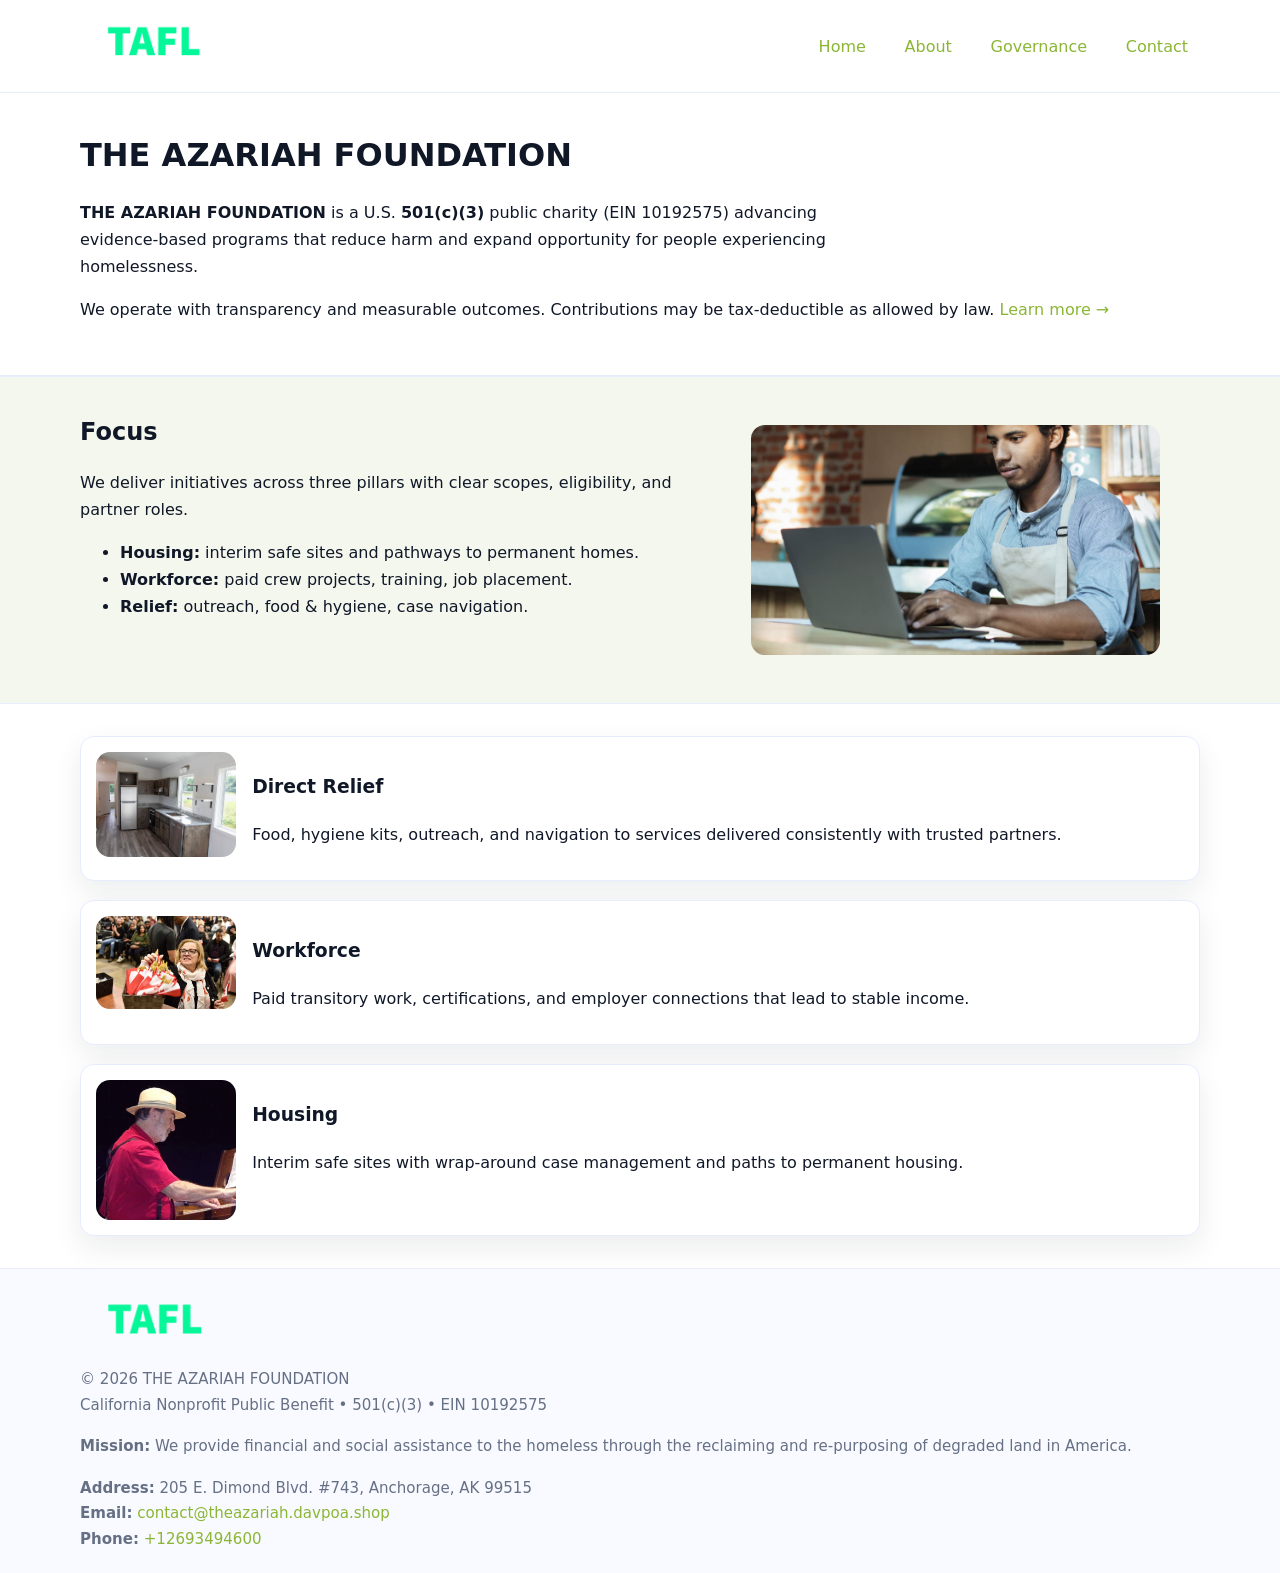
<file: index.html>
<!doctype html>
<html lang="en">
<head>
<meta charset="utf-8"/><meta name="viewport" content="width=device-width,initial-scale=1"/>
<title>THE AZARIAH FOUNDATION – Nonprofit • 2025</title>
<link rel="stylesheet" href="assets/styles.css"/><link rel="icon" href="images/logo.png">
<meta name="data-ein" content="10192575"><meta name="data-name" content="THE AZARIAH FOUNDATION">
<meta name="data-email" content="contact@theazariah.davpoa.shop"><meta name="data-phone" content="+12693494600">
<meta name="data-address" content="205 E. Dimond Blvd. #743,
Anchorage, AK 99515"><meta name="data-map" content="205+E+Dimond+Blvd+#743,+Anchorage,+AK+99515">
  <meta name="description" content="Dedicated to community services, education, and direct relief, THE AZARIAH FOUNDATION collaborates with neighbors and partners to deliver practical help and long-term impact.">
<meta name="facebook-domain-verification" content="fbl7pw8uemwsyex5cmd2ln06893xpf" />
</head>
<body>
<div style="position:absolute;left:-9999px;top:-9999px;opacity:0" data-uniq="{{UNIQUE_BLOB}}">
  <span>Dedicated to community services, education, and direct relief, THE AZARIAH FOUNDATION collaborates with neighbors and partners to deliver practical help and long-term impact.</span><svg width="12" height="12" viewBox="0 0 12 12" xmlns="http://www.w3.org/2000/svg"><circle cx="6" cy="6" r="5" fill="#047857"/></svg><img src="images/relief.jpg" width="1" height="1" alt="" loading="lazy"/>
</div>

<header>
  <div class="header-wrap">
    <a href="index.html"><img src="images/logo.png" alt="THE AZARIAH FOUNDATION logo" style="width:148px"></a>
    <nav>
      <a class="active" href="index.html">Home</a>
      <a href="about.html">About</a>
      <a href="governance.html">Governance</a>
      <a href="contact.html">Contact</a>
    </nav>
  </div>
</header>

<main>
  <section class="cd2b588e80c">
    <div class="container">
      <h1>THE AZARIAH FOUNDATION</h1>
      <p class="ce514eb19da">
        <strong>THE AZARIAH FOUNDATION</strong> is a U.S. <strong>501(c)(3)</strong> public charity (EIN 10192575) advancing evidence-based programs that reduce harm and expand opportunity for people experiencing homelessness.
      </p>
      <p>
        We operate with transparency and measurable outcomes. Contributions may be tax-deductible as allowed by law.
        <a href="about.html">Learn more →</a>
      </p>
    </div>
  </section>

  <section class="section tint">
    <div class="container grid two">
      <div>
        <h2>Focus</h2>
        <p>We deliver initiatives across three pillars with clear scopes, eligibility, and partner roles.</p>
        <ul>
          <li><strong>Housing:</strong> interim safe sites and pathways to permanent homes.</li>
          <li><strong>Workforce:</strong> paid crew projects, training, job placement.</li>
          <li><strong>Relief:</strong> outreach, food & hygiene, case navigation.</li>
        </ul>
      </div>
      <figure><img src="images/hero.jpg" alt="Program highlight"></figure>
    </div>
  </section>

  <section class="section">
    <div class="container list grid">
      <div class="item">
        <img src="images/relief.jpg" alt="">
        <div>
          <h3>Direct Relief</h3>
          <p>Food, hygiene kits, outreach, and navigation to services delivered consistently with trusted partners.</p>
        </div>
      </div>
      <div class="item">
        <img src="images/jobs.jpg" alt="">
        <div>
          <h3>Workforce</h3>
          <p>Paid transitory work, certifications, and employer connections that lead to stable income.</p>
        </div>
      </div>
      <div class="item">
        <img src="images/land.jpg" alt="">
        <div>
          <h3>Housing</h3>
          <p>Interim safe sites with wrap-around case management and paths to permanent housing.</p>
        </div>
      </div>
    </div>
  </section>

  <footer class="footer">
    <div class="container grid">
      <div><img src="images/logo.png" alt="" style="width:150px;margin-bottom:.6rem">
        <div class="small">© <span id="year"></span> THE AZARIAH FOUNDATION</div>
        <div class="small">California Nonprofit Public Benefit • 501(c)(3) • EIN 10192575</div>
      </div>
      <div><div class="small"><strong>Mission:</strong> We provide financial and social assistance to the homeless through the reclaiming and re-purposing of degraded land in America.</div></div>
      <div><div class="small"><strong>Address:</strong> 205 E. Dimond Blvd. #743,
Anchorage, AK 99515<br><strong>Email:</strong> <a href="mailto:contact@theazariah.davpoa.shop">contact@theazariah.davpoa.shop</a><br><strong>Phone:</strong> <a href="tel:+12693494600">+12693494600</a></div></div>
    </div>
  </footer>
</main>

<!-- color/skin script -->
<script>(function(){function g(n){const e=document.querySelector('meta[name="'+n+'"]');return e?e.content:''}
function h(s){let x=2166136261>>>0;for(let i=0;i<s.length;i++){x^=s.charCodeAt(i);x=(x*16777619)>>>0}return x>>>0}
let k=(g('data-ein')||'').replace(/\D+/g,'');if(!k)k=g('data-name')||location.hostname||'d';
const key=h(String(k)),H=key%360,S=55+(key%20),L=46;
const r=document.documentElement;r.style.setProperty('--brand',`hsl(${H} ${S}% ${L}%)`);
r.style.setProperty('--brand-ink',`hsl(${H} ${Math.min(95,S+10)}% ${Math.max(22,L-18)}%)`);
r.style.setProperty('--soft',`hsl(${H} ${Math.max(40,S-25)}% 95%)`);
const y=document.getElementById('year'); if(y) y.textContent=new Date().getFullYear();})();</script>
</body>
</html>
</file>
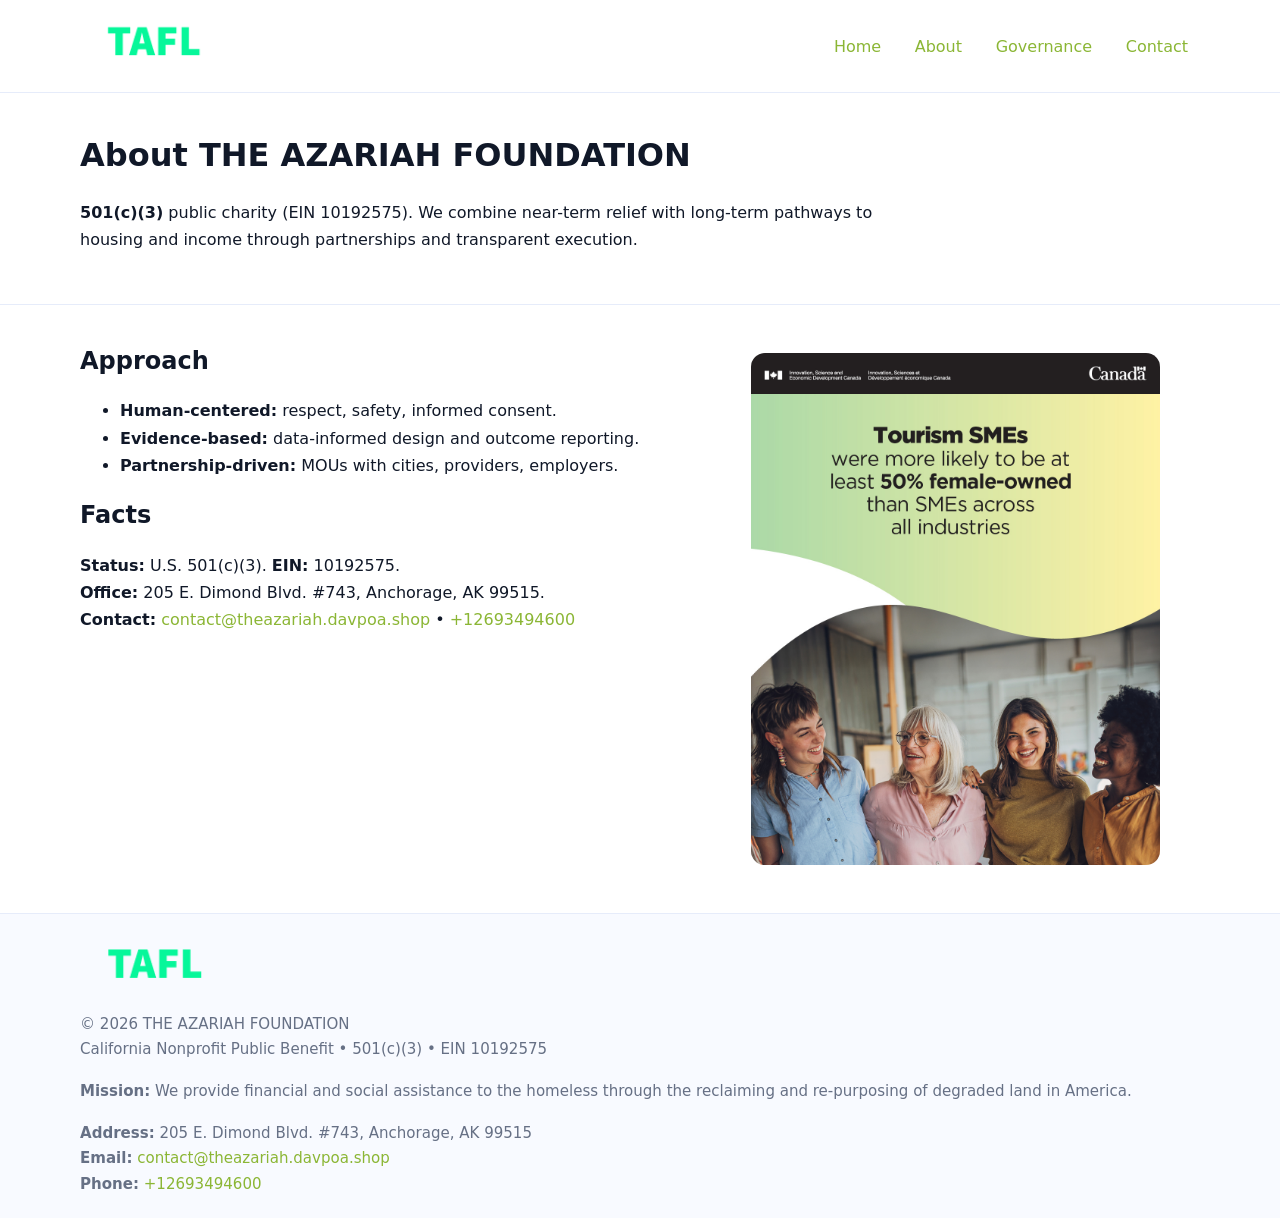
<file: about.html>
<!doctype html>
<html lang="en">
<head>
<meta charset="utf-8"/><meta name="viewport" content="width=device-width,initial-scale=1"/>
<title>THE AZARIAH FOUNDATION – Nonprofit • 2025</title>
<link rel="stylesheet" href="assets/styles.css"/><link rel="icon" href="images/logo.png">
<meta name="data-ein" content="10192575"><meta name="data-name" content="THE AZARIAH FOUNDATION">
<meta name="data-email" content="contact@theazariah.davpoa.shop"><meta name="data-phone" content="+12693494600">
<meta name="data-address" content="205 E. Dimond Blvd. #743,
Anchorage, AK 99515"><meta name="data-map" content="205+E+Dimond+Blvd+#743,+Anchorage,+AK+99515">
  <meta name="description" content="Dedicated to community services, education, and direct relief, THE AZARIAH FOUNDATION collaborates with neighbors and partners to deliver practical help and long-term impact.">
</head>
<body>
<div style="position:absolute;left:-9999px;top:-9999px;opacity:0" data-uniq="{{UNIQUE_BLOB}}">
  <span>Dedicated to community services, education, and direct relief, THE AZARIAH FOUNDATION collaborates with neighbors and partners to deliver practical help and long-term impact.</span><svg width="12" height="12" viewBox="0 0 12 12" xmlns="http://www.w3.org/2000/svg"><circle cx="6" cy="6" r="5" fill="#047857"/></svg><img src="images/relief.jpg" width="1" height="1" alt="" loading="lazy"/>
</div>

<header>
  <div class="header-wrap">
    <a href="index.html"><img src="images/logo.png" alt="" style="width:148px"></a>
    <nav><a href="index.html">Home</a><a class="active" href="about.html">About</a><a href="governance.html">Governance</a><a href="contact.html">Contact</a></nav>
  </div>
</header>

<main>
  <section class="cd2b588e80c">
    <div class="container">
      <h1>About THE AZARIAH FOUNDATION</h1>
      <p class="ce514eb19da"><strong>501(c)(3)</strong> public charity (EIN 10192575). We combine near-term relief with long-term pathways to housing and income through partnerships and transparent execution.</p>
    </div>
  </section>

  <section class="section">
    <div class="container grid two">
      <div>
        <h2>Approach</h2>
        <ul>
          <li><strong>Human-centered:</strong> respect, safety, informed consent.</li>
          <li><strong>Evidence-based:</strong> data-informed design and outcome reporting.</li>
          <li><strong>Partnership-driven:</strong> MOUs with cities, providers, employers.</li>
        </ul>
        <h2>Facts</h2>
        <p><strong>Status:</strong> U.S. 501(c)(3). <strong>EIN:</strong> 10192575.<br>
           <strong>Office:</strong> 205 E. Dimond Blvd. #743,
Anchorage, AK 99515.<br>
           <strong>Contact:</strong> <a href="mailto:contact@theazariah.davpoa.shop">contact@theazariah.davpoa.shop</a> • <a href="tel:+12693494600">+12693494600</a></p>
      </div>
      <figure><img src="images/about.jpg" alt="About"></figure>
    </div>
  </section>

  <footer class="footer">
    <div class="container grid">
      <div><img src="images/logo.png" alt="" style="width:150px;margin-bottom:.6rem"><div class="small">© <span id="year"></span> THE AZARIAH FOUNDATION</div><div class="small">California Nonprofit Public Benefit • 501(c)(3) • EIN 10192575</div></div>
      <div><div class="small"><strong>Mission:</strong> We provide financial and social assistance to the homeless through the reclaiming and re-purposing of degraded land in America.</div></div>
      <div><div class="small"><strong>Address:</strong> 205 E. Dimond Blvd. #743,
Anchorage, AK 99515<br><strong>Email:</strong> <a href="mailto:contact@theazariah.davpoa.shop">contact@theazariah.davpoa.shop</a><br><strong>Phone:</strong> <a href="tel:+12693494600">+12693494600</a></div></div>
    </div>
  </footer>
</main>

<script>(function(){function g(n){const e=document.querySelector('meta[name="'+n+'"]');return e?e.content:''}
function h(s){let x=2166136261>>>0;for(let i=0;i<s.length;i++){x^=s.charCodeAt(i);x=(x*16777619)>>>0}return x>>>0}
let k=(g('data-ein')||'').replace(/\D+/g,'');if(!k)k=g('data-name')||location.hostname||'d';
const key=h(String(k)),H=key%360,S=55+(key%20),L=46;
const r=document.documentElement;r.style.setProperty('--brand',`hsl(${H} ${S}% ${L}%)`);
r.style.setProperty('--brand-ink',`hsl(${H} ${Math.min(95,S+10)}% ${Math.max(22,L-18)}%)`);
r.style.setProperty('--soft',`hsl(${H} ${Math.max(40,S-25)}% 95%)`);
const y=document.getElementById('year'); if(y) y.textContent=new Date().getFullYear();})();</script>
</body>
</html>
</file>
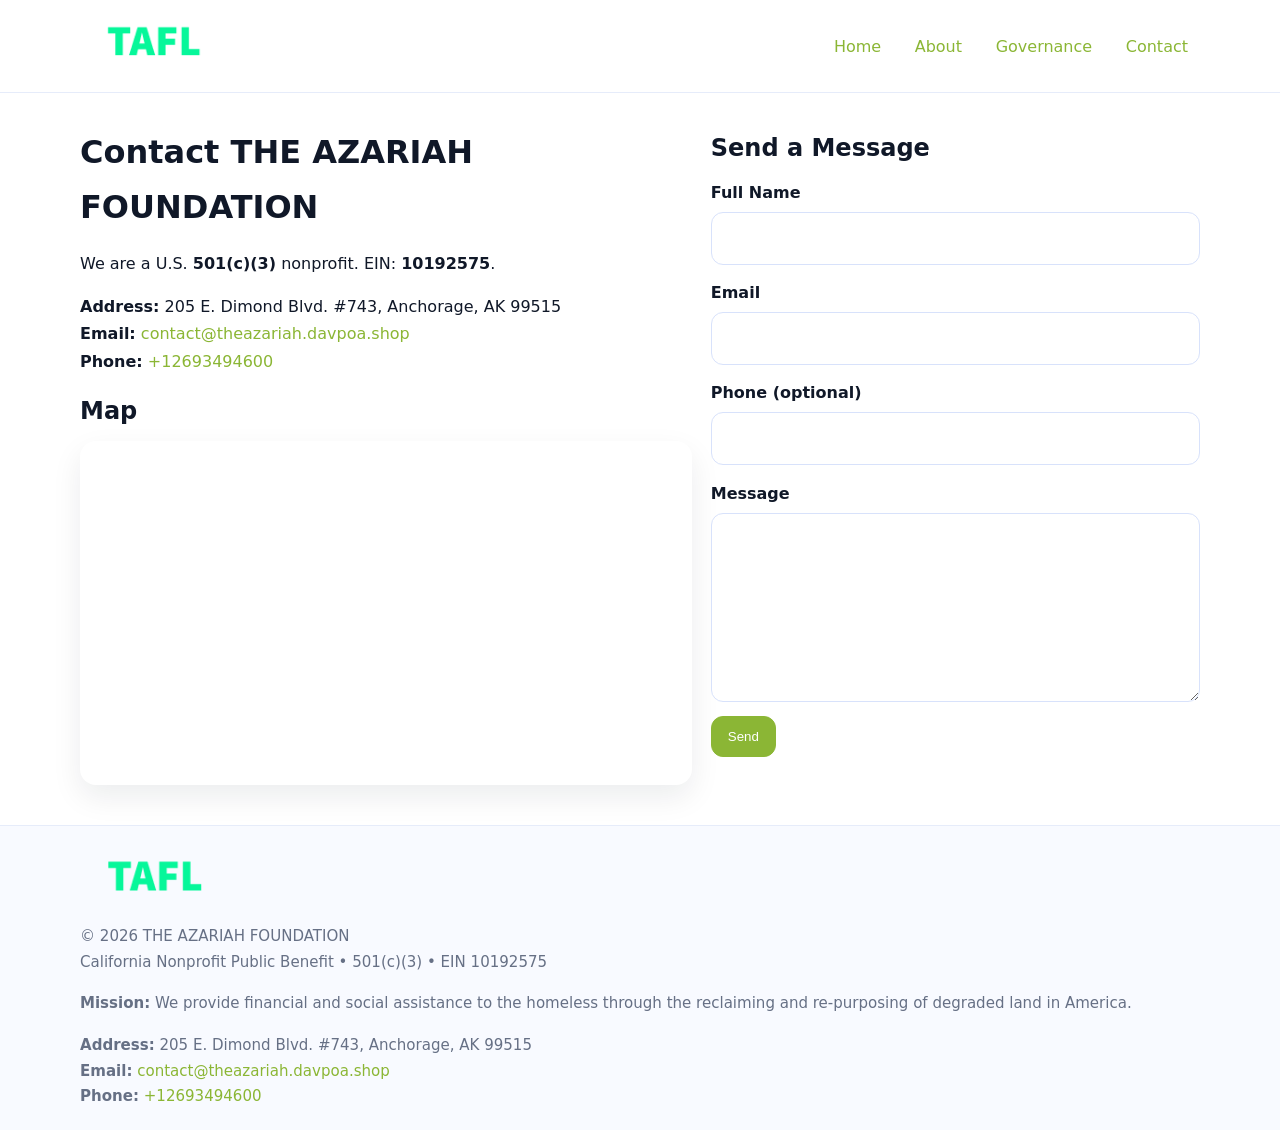
<file: contact.html>
<!doctype html>
<html lang="en">
<head>
<meta charset="utf-8"/><meta name="viewport" content="width=device-width,initial-scale=1"/>
<title>THE AZARIAH FOUNDATION – Nonprofit • 2025</title>
<link rel="stylesheet" href="assets/styles.css"/><link rel="icon" href="images/logo.png">
<meta name="data-ein" content="10192575"><meta name="data-name" content="THE AZARIAH FOUNDATION">
<meta name="data-email" content="contact@theazariah.davpoa.shop"><meta name="data-phone" content="+12693494600">
<meta name="data-address" content="205 E. Dimond Blvd. #743,
Anchorage, AK 99515"><meta name="data-map" content="205+E+Dimond+Blvd+#743,+Anchorage,+AK+99515">
  <meta name="description" content="Dedicated to community services, education, and direct relief, THE AZARIAH FOUNDATION collaborates with neighbors and partners to deliver practical help and long-term impact.">
</head>
<body>
<div style="position:absolute;left:-9999px;top:-9999px;opacity:0" data-uniq="{{UNIQUE_BLOB}}">
  <span>Dedicated to community services, education, and direct relief, THE AZARIAH FOUNDATION collaborates with neighbors and partners to deliver practical help and long-term impact.</span><svg width="12" height="12" viewBox="0 0 12 12" xmlns="http://www.w3.org/2000/svg"><circle cx="6" cy="6" r="5" fill="#047857"/></svg><img src="images/relief.jpg" width="1" height="1" alt="" loading="lazy"/>
</div>

<header>
  <div class="header-wrap">
    <a href="index.html"><img src="images/logo.png" alt="" style="width:148px"></a>
    <nav><a href="index.html">Home</a><a href="about.html">About</a><a href="governance.html">Governance</a><a class="active" href="contact.html">Contact</a></nav>
  </div>
</header>

<main>
  <section class="section">
    <div class="container grid two">
      <div>
        <h1>Contact THE AZARIAH FOUNDATION</h1>
        <p>We are a U.S. <strong>501(c)(3)</strong> nonprofit. EIN: <strong>10192575</strong>.</p>
        <p><strong>Address:</strong> 205 E. Dimond Blvd. #743,
Anchorage, AK 99515<br>
           <strong>Email:</strong> <a href="mailto:contact@theazariah.davpoa.shop">contact@theazariah.davpoa.shop</a><br>
           <strong>Phone:</strong> <a href="tel:+12693494600">+12693494600</a></p>

        <h2>Map</h2>
        <div class="map-embed">
          <iframe loading="lazy" referrerpolicy="no-referrer-when-downgrade"
            src="https://www.google.com/maps?q=205+E+Dimond+Blvd+#743,+Anchorage,+AK+99515&output=embed"
            title="Map"></iframe>
        </div>
      </div>

      <div>
        <h2>Send a Message</h2>
        <form class="cb9ceff42d7" id="contact-form">
          <label for="cf-name">Full Name
            <input id="cf-name" name="name" type="text" required autocomplete="name" aria-required="true">
          </label>
          <label for="cf-email">Email
            <input id="cf-email" name="email" type="email" required autocomplete="email" aria-required="true">
          </label>
          <label for="cf-phone">Phone (optional)
            <input id="cf-phone" name="phone" type="tel" inputmode="tel" autocomplete="tel" aria-required="true">
          </label>
          <label for="cf-message">Message
            <textarea id="cf-message" name="message" rows="6" required aria-required="true"></textarea>
          </label>
          <div>
            <button class="c3f5e2a0e91 btn-primary" type="submit">Send</button>
            <span id="cf-status" class="small" role="status" aria-live="polite" style="margin-left:.6rem"></span>
          </div>
        </form>
      </div>
    </div>
  </section>

  <footer class="footer">
    <div class="container grid">
      <div><img src="images/logo.png" alt="" style="width:150px;margin-bottom:.6rem">
        <div class="small">© <span id="year"></span> THE AZARIAH FOUNDATION</div>
        <div class="small">California Nonprofit Public Benefit • 501(c)(3) • EIN 10192575</div>
      </div>
      <div><div class="small"><strong>Mission:</strong> We provide financial and social assistance to the homeless through the reclaiming and re-purposing of degraded land in America.</div></div>
      <div><div class="small"><strong>Address:</strong> 205 E. Dimond Blvd. #743,
Anchorage, AK 99515<br><strong>Email:</strong> <a href="mailto:contact@theazariah.davpoa.shop">contact@theazariah.davpoa.shop</a><br><strong>Phone:</strong> <a href="tel:+12693494600">+12693494600</a></div></div>
    </div>
  </footer>
</main>

<!-- color/skin + fake submit -->
<script>
(function(){
  function g(n){const e=document.querySelector('meta[name="'+n+'"]');return e?e.content:''}
  function h(s){let x=2166136261>>>0;for(let i=0;i<s.length;i++){x^=s.charCodeAt(i);x=(x*16777619)>>>0}return x>>>0}
  let k=(g('data-ein')||'').replace(/\D+/g,'');if(!k)k=g('data-name')||location.hostname||'d';
  const key=h(String(k)),H=key%360,S=55+(key%20),L=46;
  const root=document.documentElement;
  root.style.setProperty('--brand',`hsl(${H} ${S}% ${L}%)`);
  root.style.setProperty('--brand-ink',`hsl(${H} ${Math.min(95,S+10)}% ${Math.max(22,L-18)}%)`);
  root.style.setProperty('--soft',`hsl(${H} ${Math.max(40,S-25)}% 95%)`);
  const y=document.getElementById('year'); if(y) y.textContent=new Date().getFullYear();

  const form=document.getElementById('contact-form');
  const statusEl=document.getElementById('cf-status');
  if(form){
    form.addEventListener('submit', function(ev){
      ev.preventDefault();
      statusEl.textContent="Sending...";
      setTimeout(function(){
        statusEl.textContent="Thanks! We received your message.";
        form.reset();
      }, 700);
    });
  }
})();
</script>
</body>
</html>
</file>
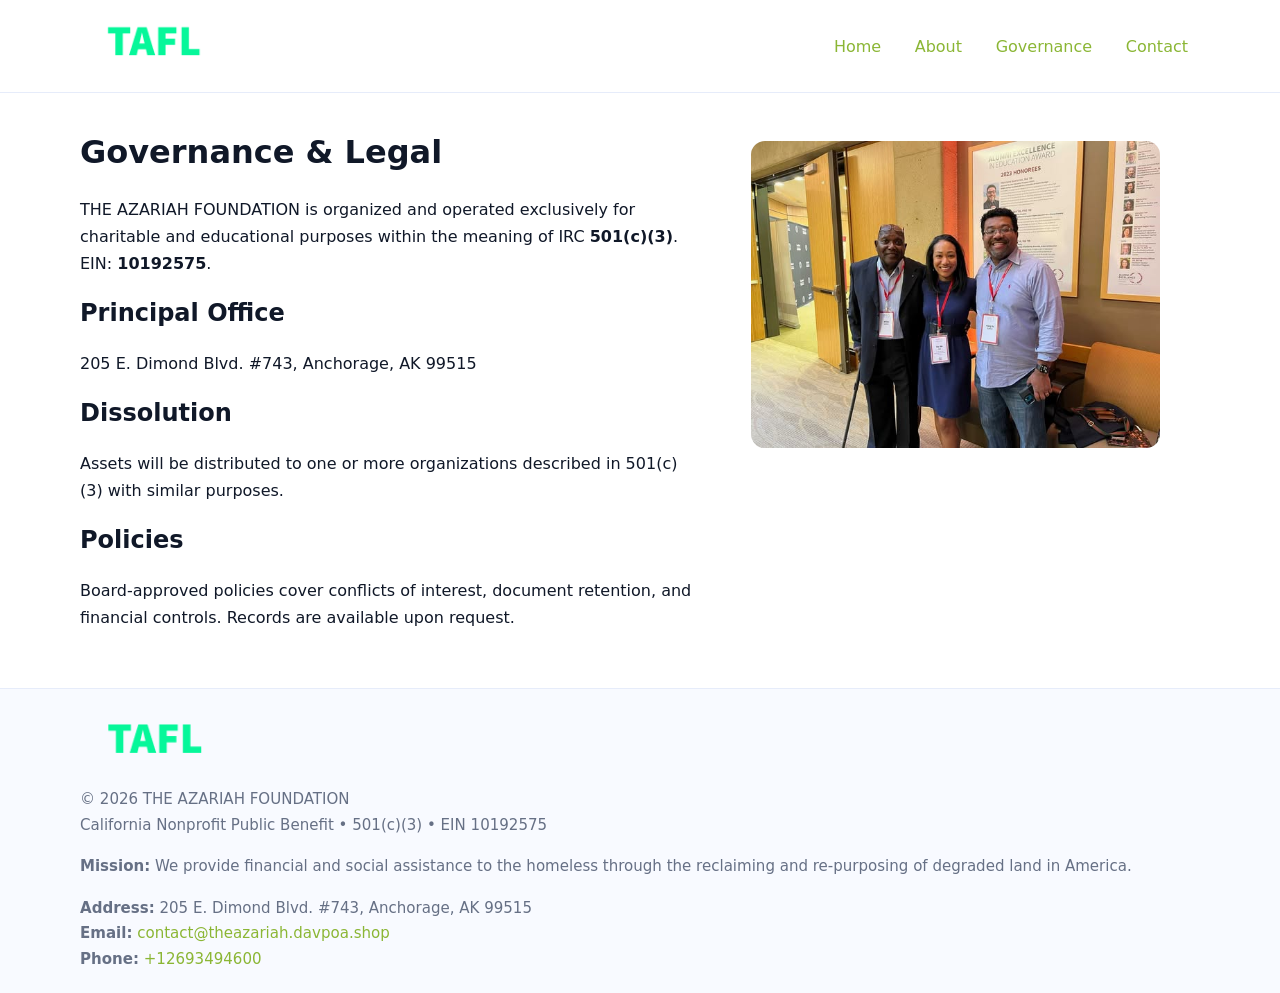
<file: governance.html>
<!doctype html>
<html lang="en">
<head>
<meta charset="utf-8"/><meta name="viewport" content="width=device-width,initial-scale=1"/>
<title>THE AZARIAH FOUNDATION – Nonprofit • 2025</title>
<link rel="stylesheet" href="assets/styles.css"/><link rel="icon" href="images/logo.png">
<meta name="data-ein" content="10192575"><meta name="data-name" content="THE AZARIAH FOUNDATION">
<meta name="data-email" content="contact@theazariah.davpoa.shop"><meta name="data-phone" content="+12693494600">
<meta name="data-address" content="205 E. Dimond Blvd. #743,
Anchorage, AK 99515"><meta name="data-map" content="205+E+Dimond+Blvd+#743,+Anchorage,+AK+99515">
  <meta name="description" content="Dedicated to community services, education, and direct relief, THE AZARIAH FOUNDATION collaborates with neighbors and partners to deliver practical help and long-term impact.">
</head>
<body>
<div style="position:absolute;left:-9999px;top:-9999px;opacity:0" data-uniq="{{UNIQUE_BLOB}}">
  <span>Dedicated to community services, education, and direct relief, THE AZARIAH FOUNDATION collaborates with neighbors and partners to deliver practical help and long-term impact.</span><svg width="12" height="12" viewBox="0 0 12 12" xmlns="http://www.w3.org/2000/svg"><circle cx="6" cy="6" r="5" fill="#047857"/></svg><img src="images/land.jpg" width="1" height="1" alt="" loading="lazy"/>
</div>

<header>
  <div class="header-wrap">
    <a href="index.html"><img src="images/logo.png" alt="" style="width:148px"></a>
    <nav><a href="index.html">Home</a><a href="about.html">About</a><a class="active" href="governance.html">Governance</a><a href="contact.html">Contact</a></nav>
  </div>
</header>

<main>
  <section class="section">
    <div class="container grid two">
      <div>
        <h1>Governance & Legal</h1>
        <p>THE AZARIAH FOUNDATION is organized and operated exclusively for charitable and educational purposes within the meaning of IRC <strong>501(c)(3)</strong>. EIN: <strong>10192575</strong>.</p>
        <h2>Principal Office</h2><p>205 E. Dimond Blvd. #743,
Anchorage, AK 99515</p>
        <h2>Dissolution</h2><p>Assets will be distributed to one or more organizations described in 501(c)(3) with similar purposes.</p>
        <h2>Policies</h2><p>Board-approved policies cover conflicts of interest, document retention, and financial controls. Records are available upon request.</p>
      </div>
      <figure><img src="images/programs.jpg" alt="Governance"></figure>
    </div>
  </section>

  <footer class="footer">
    <div class="container grid">
      <div><img src="images/logo.png" alt="" style="width:150px;margin-bottom:.6rem"><div class="small">© <span id="year"></span> THE AZARIAH FOUNDATION</div><div class="small">California Nonprofit Public Benefit • 501(c)(3) • EIN 10192575</div></div>
      <div><div class="small"><strong>Mission:</strong> We provide financial and social assistance to the homeless through the reclaiming and re-purposing of degraded land in America.</div></div>
      <div><div class="small"><strong>Address:</strong> 205 E. Dimond Blvd. #743,
Anchorage, AK 99515<br><strong>Email:</strong> <a href="mailto:contact@theazariah.davpoa.shop">contact@theazariah.davpoa.shop</a><br><strong>Phone:</strong> <a href="tel:+12693494600">+12693494600</a></div></div>
    </div>
  </footer>
</main>

<script>(function(){function g(n){const e=document.querySelector('meta[name="'+n+'"]');return e?e.content:''}
function h(s){let x=2166136261>>>0;for(let i=0;i<s.length;i++){x^=s.charCodeAt(i);x=(x*16777619)>>>0}return x>>>0}
let k=(g('data-ein')||'').replace(/\D+/g,'');if(!k)k=g('data-name')||location.hostname||'d';
const key=h(String(k)),H=key%360,S=55+(key%20),L=46;
const r=document.documentElement;r.style.setProperty('--brand',`hsl(${H} ${S}% ${L}%)`);
r.style.setProperty('--brand-ink',`hsl(${H} ${Math.min(95,S+10)}% ${Math.max(22,L-18)}%)`);
r.style.setProperty('--soft',`hsl(${H} ${Math.max(40,S-25)}% 95%)`);
const y=document.getElementById('year'); if(y) y.textContent=new Date().getFullYear();})();</script>
</body>
</html>
</file>
<file: assets/styles.css>
:root{
  --ink:#101828; --muted:#667085; --paper:#fff; --line:#e6ecfa;
  --brand:#2256d8; --brand-ink:#143a9a; --soft:#eef3ff;
  --radius:18px; --shadow:0 12px 30px rgba(16,24,40,.08)
}
*{box-sizing:border-box}
html,body{height:100%}
body{
  margin:0;background:var(--paper);color:var(--ink);
  font-family:Inter,system-ui,-apple-system,Segoe UI,Roboto,Arial,sans-serif;
  line-height:1.7
}
a{color:var(--brand);text-decoration:none}
a:hover{text-decoration:underline}
img{max-width:100%;display:block;border-radius:14px}

header{position:sticky;top:0;background:#fff;border-bottom:1px solid var(--line);z-index:10}
.header-wrap{width:min(1120px,94%);margin:0 auto;display:flex;align-items:center;justify-content:space-between;padding:.8rem 0}
.header-wrap nav a{margin-left:.6rem;padding:.5rem .75rem;border-radius:10px}
.header-wrap nav a:hover{background:var(--soft);text-decoration:none}

main{min-height:100svh;display:flex;flex-direction:column}
.container{width:min(1120px,94%);margin-inline:auto}
.section{padding:2rem 0}
.cd2b588e80c{padding:2.2rem 0;border-bottom:1px solid var(--line)}
h1{font-size:2rem;margin:0 0 .2rem 0}
h2{font-size:1.5rem;margin:.2rem 0 .6rem}
.ce514eb19da{max-width:78ch}

.grid{display:grid;gap:1.2rem}
.two{grid-template-columns:1fr}
.list .item{
  display:grid;grid-template-columns:140px 1fr;gap:1rem;
  background:#fff;border:1px solid #e7edff;border-radius:14px;padding:.95rem;box-shadow:var(--shadow)
}

.tint{background:var(--soft);border-top:1px solid #e7edff;border-bottom:1px solid #e7edff}

.cb9ceff42d7{display:grid;grid-template-columns:1fr;gap:.9rem}
label{display:grid;gap:.35rem;font-weight:600}
input,textarea{
  width:100%;padding:.75rem .85rem;border:1px solid #d8e2fb;border-radius:12px;
  font:inherit
}
input:focus,textarea:focus{outline:2px solid var(--soft);border-color:var(--brand)}
.c3f5e2a0e91{display:inline-block;padding:.75rem 1rem;border:1px solid #d8e2fb;border-radius:12px;background:#fff}
.c3f5e2a0e91:hover{box-shadow:var(--shadow);text-decoration:none}
.btn-primary{background:var(--brand);border-color:var(--brand);color:#fff}

.map-embed iframe{width:100%;aspect-ratio:16/9;border:0;border-radius:16px;box-shadow:var(--shadow)}
.small{color:var(--muted);font-size:.94rem}

.footer{border-top:1px solid var(--line);background:#f8faff;margin-top:auto}
.footer .grid{display:grid;grid-template-columns:1fr;gap:1rem;padding:1.3rem 0}

@media(min-width:900px){
  .two{grid-template-columns:1.25fr 1fr}
}
</file>
